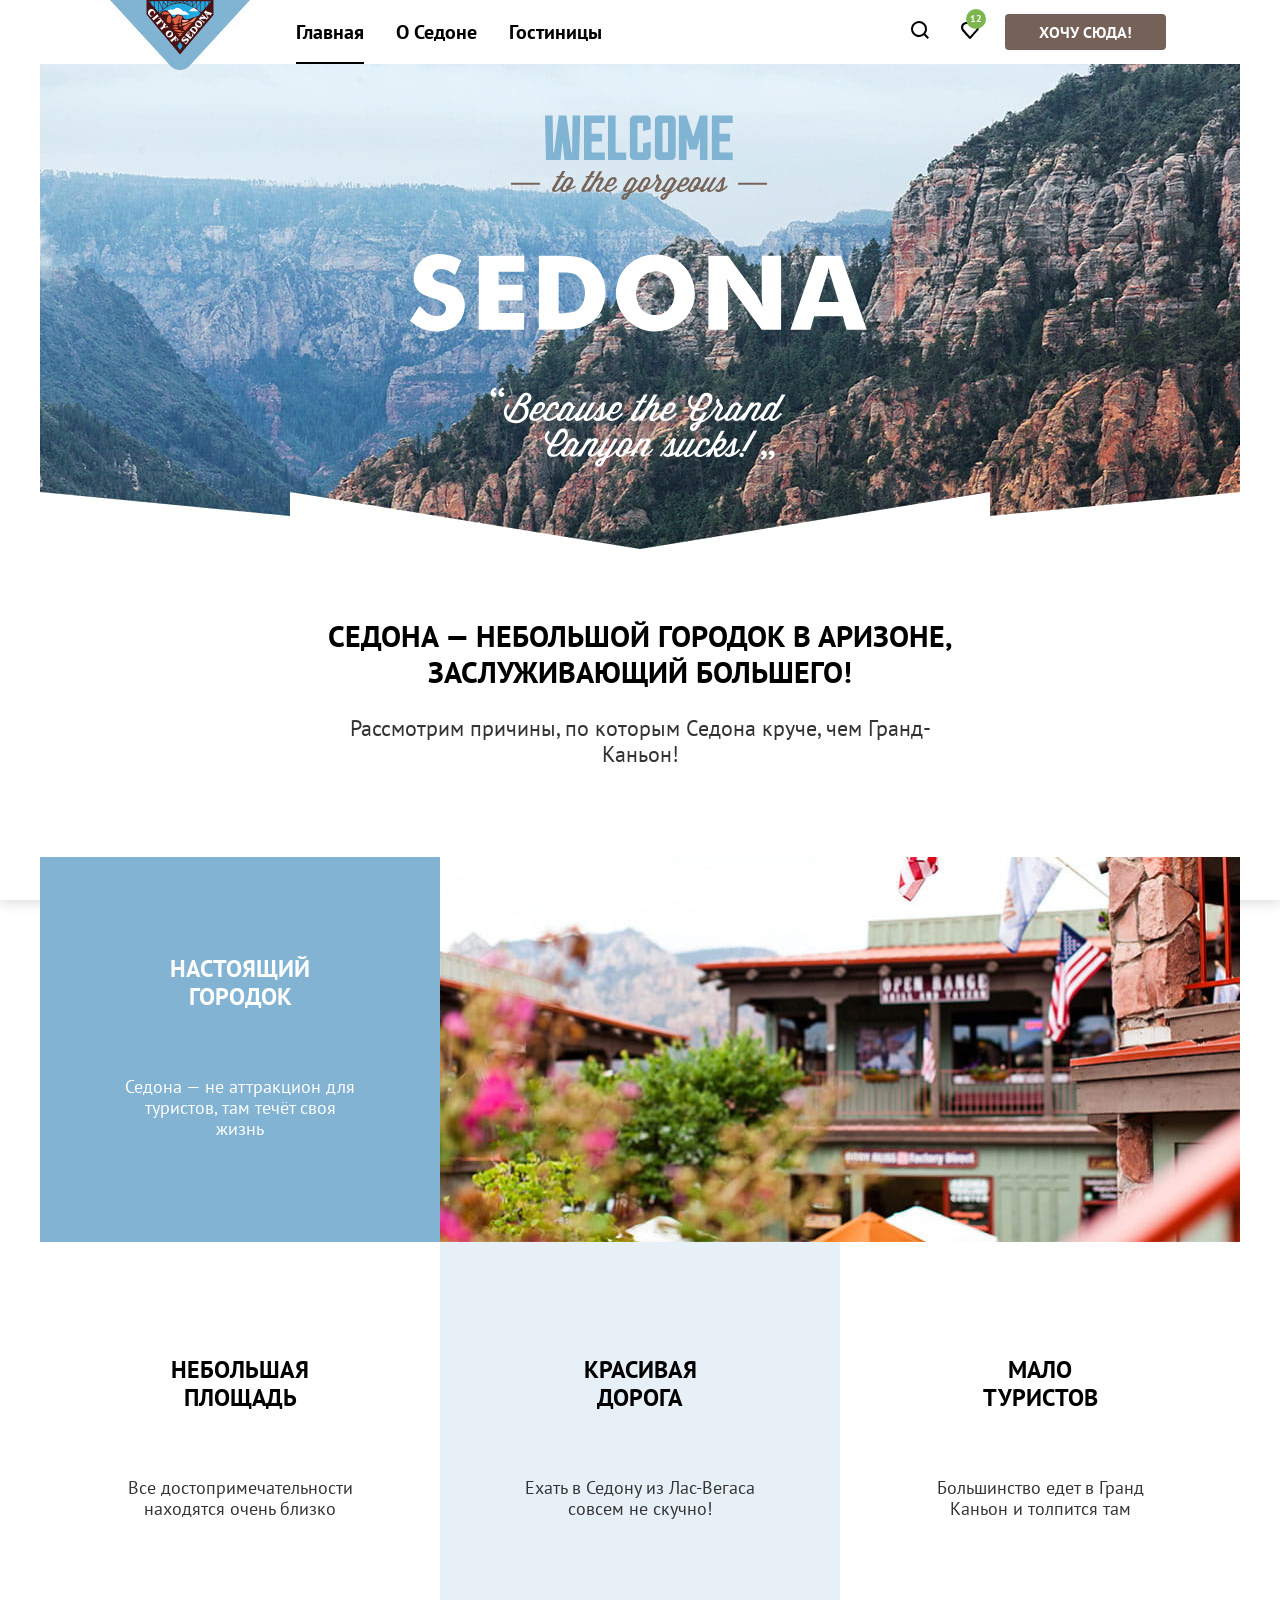
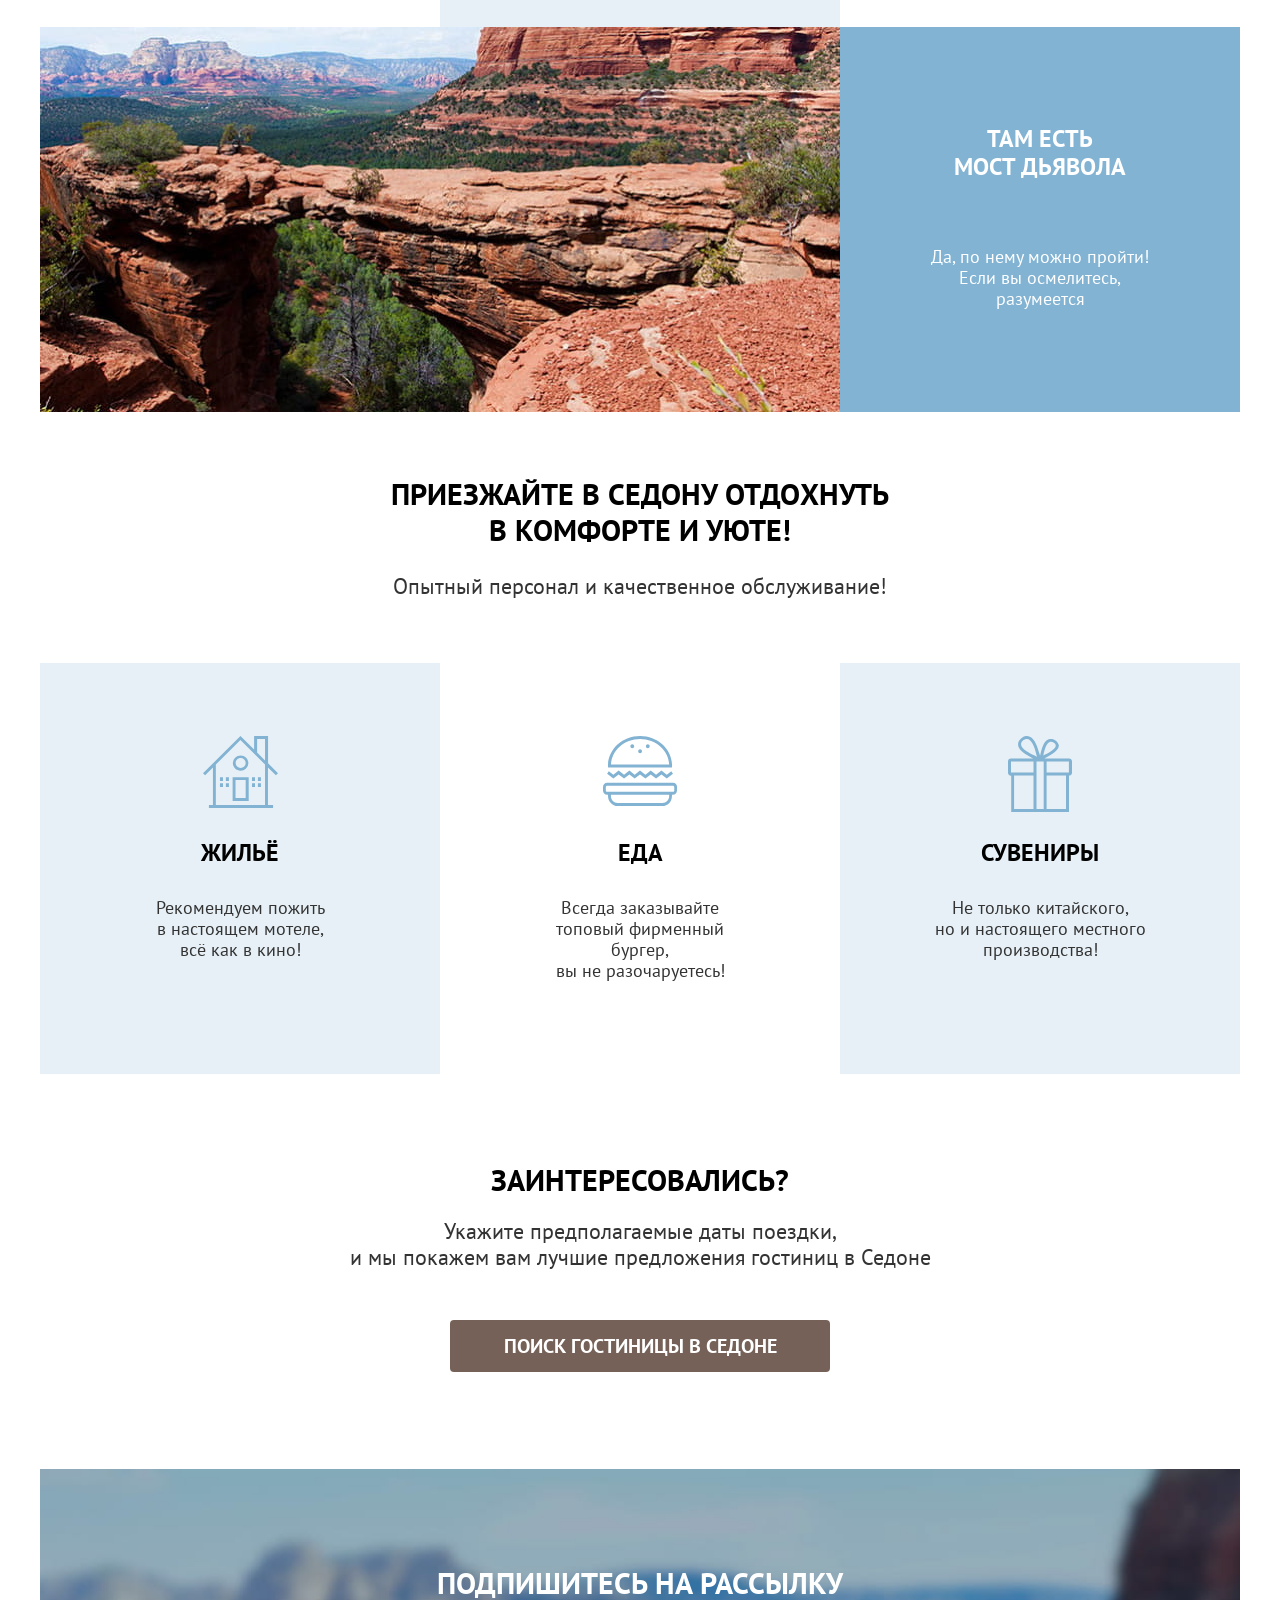
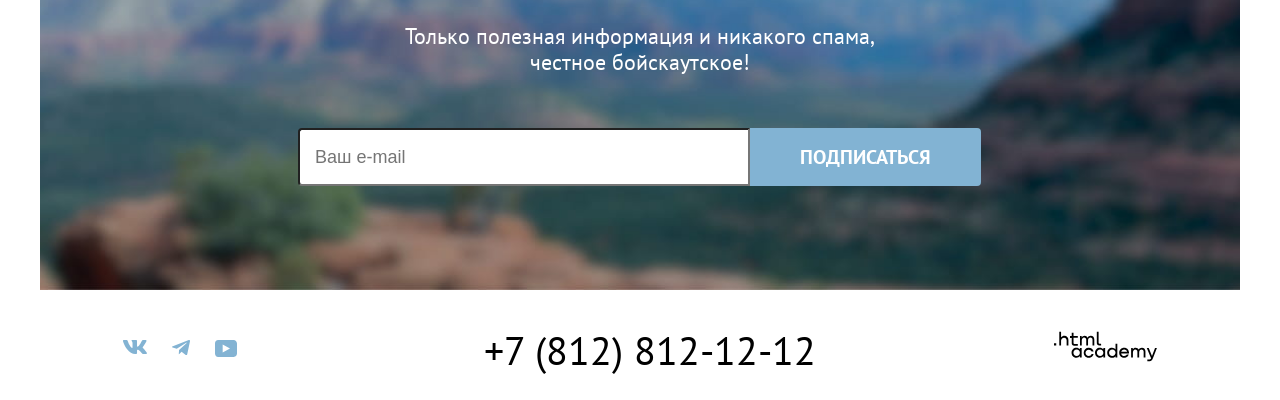
<file: index.html>
<!DOCTYPE html>
<html lang="ru">

<head>
  <meta charset="utf-8">
  <title>Седона</title>
  <link rel="stylesheet" href="styles/styles.css">
  <link rel="icon" href="favicon.ico" sizes="32x32">
</head>

<body>
  <div class="container">
    <header class="page-header">
      <a class="logo-link" href="index.html" aria-current="page">
        <img class="logo" src="images/logo.svg" width="140" height="70" alt="Логотип Седоны">
      </a>
      <nav class="navigation">
        <ul class="navigation-list navigation-menu">
          <li class="navigation-item">
            <a class="navigation-link navigation-link-current" href="index.html" aria-current="page">Главная</a>
          </li>
          <li class="navigation-item">
            <a class="navigation-link" href="#">О Седоне</a>
          </li>
          <li class="navigation-item">
            <a class="navigation-link" href="catalog.html">Гостиницы</a>
          </li>
        </ul>
      </nav>
      <ul class="navigation-list navigation-user">
        <li class="navigation-item">
          <a class="navigation-link" href="#">
            <span class="visually-hidden">
              Поиск
            </span>
            <svg class="search" xmlns="http://www.w3.org/2000/svg" width="18" height="18" viewBox="0 0 18 18" focusable="false">
              <path fill="#000"
                d="m18 16.5-3.7-3.67c1-1.3 1.7-2.98 1.7-4.87A8 8 0 0 0 8 0C3.6 0 0 3.68 0 8.06a8 8 0 0 0 12.9 6.26L16.6 18zM8 14.03a6 6 0 0 1-6-5.96 6 6 0 0 1 12 0 6 6 0 0 1-6 5.96" />
            </svg>
          </a>
        </li>
        <li class="navigation-item">
          <a class="navigation-link" href="#">
            <span class="visually-hidden">
              Отелей в избранном:
            </span>
            <svg class="like" xmlns="http://www.w3.org/2000/svg" width="18" height="17" viewBox="0 0 18 17" focusable="false">
              <path fill="#000"
                d="M8.9 17c-.3 0-.6-.1-.8-.4-5.4-6.1-6.7-7.5-7-7.9C.4 7.8 0 6.6 0 5.4 0 2.4 2.4 0 5.5 0 6.8 0 8 .5 9 1.3 10 .5 11.3 0 12.5 0c3 0 5.5 2.4 5.5 5.4 0 1.3-.5 2.5-1.3 3.4l-7 7.9c-.2.2-.4.3-.8.3m-6-9.5c.3.4 3.5 4 6.1 6.9l6.2-7c.5-.5.7-1.2.7-2 0-1.8-1.5-3.3-3.3-3.3-1 0-2 .5-2.7 1.3-.3.3-.6.4-.9.4s-.6-.2-.8-.4c-.7-.8-1.7-1.3-2.7-1.3-1.8 0-3.3 1.5-3.3 3.3-.1.9.3 1.6.7 2.1q-.15 0 0 0" />
            </svg>
            <span class="count">12</span>
          </a>
        </li>
        <li class="navigation-item">
          <a class="button button-want button-main" href="#"> Хочу сюда!</a>
        </li>
      </ul>
    </header>
    <main class="main-container page-main">
      <section class="hero">
        <h1 class="visually-hidden">Сайт города Седоны</h1>
        <img class="hero-image" src="images/welcome.svg" width="458" height="352"
          alt="Welcome to the gorgeous Sedona, because the Grand Canyon sucks!">
      </section>
      <section class="advantages">
        <h2 class="visually-hidden">Преимущества Седоны</h2>
        <div class="promo-block">
          <p class="promo-header">Седона — небольшой городок в Аризоне, заслуживающий большего!</p>
          <p class="promo-text">Рассмотрим причины, по которым Седона круче, чем Гранд-Каньон!</p>
        </div>
        <ul class="advantages-list">
          <li class="advantages-item-wide">
            <div class="advantages-item">
              <h3 class="advantages-title">Настоящий городок</h3>
              <p class="advantages-paragraph">Седона — не аттракцион для туристов, там течёт своя жизнь</p>
            </div>
            <div class="advantages-image-wrapper">
              <img class="adventages-image" src="images/photo-1.jpg" width="800" height="385" alt="Улица Седоны">
            </div>
          </li>
          <li class="advantages-item">
            <h3 class="advantages-title advantages-title-bottom">Небольшая площадь</h3>
            <p class="advantages-paragraph">Все достопримечательности находятся очень близко</p>
          </li>
          <li class="advantages-item secondary-color-light">
            <h3 class="advantages-title advantages-title-bottom"> Красивая<br> дорога</h3>
            <p class="advantages-paragraph">Ехать в Седону из Лас-Вегаса совсем не скучно!</p>
          </li>
          <li class="advantages-item">
            <h3 class="advantages-title advantages-title-bottom">Мало<br> туристов</h3>
            <p class="advantages-paragraph">Большинство едет в Гранд Каньон и толпится там</p>
          </li>
          <li class="advantages-item-wide">
            <div class="advantages-image-wrapper">
              <img class="adventages-image" src="images/photo-2.jpg" width="800" height="385"
                alt="Изображение моста дьявола">
            </div>
            <div class="advantages-item">
              <h3 class="advantages-title">Там есть<br> мост дьявола</h3>
              <p class="advantages-paragraph">Да, по нему можно пройти! Если вы осмелитесь, разумеется</p>
            </div>
          </li>
        </ul>
        <div class="welcome">
          <p class="promo-header">Приезжайте в Седону отдохнуть в комфорте и уюте!</p>
          <p class="promo-text">Опытный персонал и качественное обслуживание!</p>
        </div>
      </section>
      <section class="services">
        <h2 class="visually-hidden">Список сервисов</h2>
        <ul class="services-list">
          <li class="services-item secondary-color-light services-housing">
            <h3 class="services-title">Жильё</h3>
            <p class="services-paragraph">Рекомендуем пожить<br> в настоящем мотеле,<br> всё как в кино!</p>
          </li>
          <li class="services-item services-food">
            <h3 class="services-title">Еда</h3>
            <p class="services-paragraph">Всегда заказывайте<br> топовый фирменный бургер,<br> вы не разочаруетесь!</p>
          </li>
          <li class="services-item secondary-color-light services-souvenirs">
            <h3 class="services-title">Сувениры</h3>
            <p class="services-paragraph">Не только китайского,<br> но и настоящего местного<br> производства!</p>
          </li>
        </ul>
      </section>
      <section class="interested">
        <h2 class="interested-title">Заинтересовались?</h2>
        <p class="interested-paragraph">Укажите предполагаемые даты поездки,<br> и мы покажем вам лучшие предложения гостиниц в Седоне</p>
        <button class="button button-main search-button" type="button">Поиск гостиницы в Седоне</button>
      </section>
      <section class="subscribe subscribe-index">
        <h2 class="subscribe-title">Подпишитесь на рассылку</h2>
        <p class="subscribe-paragraph">Только полезная информация и никакого спама,<br> честное бойскаутское!</p>
        <form class="newsletter-form" action="https://echo.htmlacademy.ru/" method="post">
          <label for="email"></label>
          <input class="field-input email" placeholder="Ваш e-mail" type="email" name="email" id="email" required>
          <button class="button button-secondary button-subscribe" type="submit">Подписаться</button>
        </form>
      </section>
    </main>
    <footer class="page-footer">
      <ul class="social-list">
        <li class="social-item">
          <a class="social-link social-vk" href="#">
            <span class="visually-hidden">ВКонтакте</span>
            <svg class="social-image" xmlns="http://www.w3.org/2000/svg" width="24" height="14" viewBox="0 0 24 14" focusable="false" fill="none">
              <path fill="#83b3d3" fill-rule="evenodd"
                d="M23.45.95c.17-.55 0-.95-.8-.95h-2.62c-.67 0-.98.35-1.14.73 0 0-1.34 3.2-3.23 5.27-.61.6-.89.8-1.22.8-.17 0-.42-.2-.42-.74V.95c0-.66-.18-.95-.74-.95H9.15c-.42 0-.67.3-.67.6 0 .61.95.76 1.05 2.5v3.8c0 .84-.16.99-.5.99-.88 0-3.05-3.21-4.33-6.89-.25-.71-.5-1-1.17-1H.9C.15 0 0 .35 0 .73c0 .68.89 4.07 4.14 8.55C6.32 12.34 9.38 14 12.16 14c1.67 0 1.88-.37 1.88-1v-2.32c0-.73.16-.88.69-.88.38 0 1.05.2 2.61 1.67C19.11 13.22 19.4 14 20.41 14h2.62c.75 0 1.13-.37.91-1.1-.24-.72-1.09-1.77-2.21-3.02-.62-.7-1.53-1.47-1.81-1.86-.4-.49-.28-.7 0-1.14 0 0 3.2-4.43 3.53-5.93"
                clip-rule="evenodd" />
            </svg>
          </a>
        </li>
        <li class="social-item">
          <a class="social-link social-telegram" href="#">
            <svg class="social-image" xmlns="http://www.w3.org/2000/svg" width="18" height="16" viewBox="0 0 18 16" focusable="false" fill="none">
              <path fill="#83b3d3" d="M16.79.1.84 6.25c-1.09.43-1.08 1.04-.2 1.31l4.1 1.28 9.47-5.98c.44-.27.85-.12.52.18L7.05 9.96l-.28 4.22c.41 0 .6-.19.83-.41l1.99-1.93 4.13 3.05c.77.42 1.31.2 1.5-.7l2.72-12.8c.28-1.12-.43-1.62-1.16-1.3"/></svg>
            <span class="visually-hidden">Телеграм</span>
          </a>
        </li>
        <li class="social-item">
          <a class="social-link social-youtube" href="#">
            <span class="visually-hidden">Ютуб</span>
            <svg class="social-image" xmlns="http://www.w3.org/2000/svg" width="22" height="17" viewBox="0 0 22 17" focusable="false" fill="none">
              <path fill="#83b3d3" d="M18.6 0H3.18C1.31 0 0 1.6 0 3.4v10.1C0 15.4 1.31 17 3.17 17h15.66c1.64 0 3.17-1.6 3.17-3.4V3.4C21.78 1.6 20.47 0 18.6 0M7.67 12.54V4.46L15 8.5z"/></svg>
          </a>
        </li>
      </ul>
      <a class="contacts-phone" href="tel:+78128121212">+7 (812) 812-12-12</a>
      <a class="developer-link" href="https://htmlacademy.ru/intensive/htmlcss">
        <span class="visually-hidden">Сделано в html.academy</span>
        <svg class="developer-image" xmlns="http://www.w3.org/2000/svg" width="115" height="33" viewBox="0 0 115 33"
          focusable="false" fill="none">
          <path fill="#000"
            d="M0 12.9v2.6h2.5v-2.6zM11.6 4.5c-1.6 0-2.8.7-3.6 1.7h-.1V0h-2v15.5h2v-5.3c0-2.1 1.3-3.6 3.3-3.6 1.8 0 2.9 1.4 2.9 3.2v5.7h2V9.4c.1-3-1.8-4.9-4.5-4.9M26.6 4.8h-4.8V1.1h-2v3.8h-1.9v2h1.9v6c0 1.7 1 2.7 2.7 2.7h4.1v-2h-3.7c-.7 0-1.1-.4-1.1-1.1V6.8h4.8zM41.1 4.6c-1.6 0-2.9.8-3.5 2.1h-.1c-.6-1.2-1.8-2.1-3.4-2.1-1.4 0-2.5.8-3.1 1.8h-.1V4.8H29v10.6h2V10c0-2 1-3.5 2.6-3.5 1.5 0 2.4 1 2.4 2.6v6.3h2V9.8c0-2.4 1.4-3.3 2.6-3.3 1.5 0 2.4 1 2.4 2.6v6.3h2V8.9c.1-2.5-1.4-4.3-3.9-4.3M47.8 12.7c0 1.7 1 2.7 2.8 2.7h2v-2h-1.7c-.7 0-1.1-.4-1.1-1.1V0h-2zM28.9 19.7c-.9-1.1-2.2-1.8-3.9-1.8-3.1 0-5.4 2.3-5.4 5.6s2.3 5.6 5.4 5.6c1.8 0 3-.8 3.8-1.9h.1v1.6h2V18.2h-2zm-3.6 7.4c-2.2 0-3.6-1.6-3.6-3.6s1.4-3.6 3.6-3.6 3.6 1.6 3.6 3.6c0 1.9-1.4 3.6-3.6 3.6M44.2 22c-.5-2.4-2.6-4.1-5.4-4.1a5.4 5.4 0 0 0-5.6 5.6c0 3.1 2.2 5.6 5.6 5.6 2.8 0 4.9-1.8 5.4-4.2h-2.1a3.4 3.4 0 0 1-3.3 2.3c-2.2 0-3.6-1.6-3.6-3.6s1.4-3.6 3.6-3.6c1.6 0 2.8 1 3.3 2.2h2.1zM55.1 19.7c-.9-1.1-2.2-1.8-3.9-1.8-3.1 0-5.4 2.3-5.4 5.6s2.3 5.6 5.4 5.6c1.8 0 3-.8 3.8-1.9h.1v1.6h2V18.2h-2zm-3.6 7.4c-2.2 0-3.6-1.6-3.6-3.6s1.4-3.6 3.6-3.6 3.6 1.6 3.6 3.6c0 1.9-1.5 3.6-3.6 3.6M68.7 19.8c-.9-1.1-2.2-1.9-3.9-1.9-3.1 0-5.4 2.3-5.4 5.6s2.2 5.6 5.4 5.6c1.7 0 3-.8 3.8-1.8h.1v1.5h2V13.4h-2zm-3.6 7.3c-2.2 0-3.6-1.6-3.6-3.6s1.4-3.6 3.6-3.6 3.6 1.6 3.6 3.6c-.1 2-1.5 3.6-3.6 3.6M78.3 17.9c-3.3 0-5.5 2.5-5.5 5.6 0 3 2.1 5.6 5.5 5.6 2.5 0 4.5-1.3 5.2-3.6h-2.1c-.5 1-1.6 1.6-3 1.6-1.9 0-3.3-1.3-3.4-2.9h8.8c.2-3.6-2-6.3-5.5-6.3m0 1.9c1.7 0 3 1 3.3 2.6h-6.5c.3-1.5 1.5-2.6 3.2-2.6M98.2 17.9c-1.6 0-2.9.8-3.6 2h-.1c-.6-1.2-1.8-2-3.4-2-1.4 0-2.5.7-3.1 1.8v-1.5h-1.9v10.6h2v-5.4c0-2 1-3.4 2.6-3.5 1.5 0 2.4 1 2.4 2.6v6.3h2v-5.6c0-2.4 1.4-3.3 2.6-3.3 1.5 0 2.4 1 2.4 2.6v6.3h2v-6.5c.1-2.6-1.4-4.4-3.9-4.4M109.4 27l-3.6-8.9h-2.2l4.8 11.6c-.3.9-.7 1.2-1.7 1.2h-2.5v2h2.5c1.8 0 2.8-.8 3.5-2.6l4.7-12.2h-2.1z" />
        </svg>
      </a>
    </footer>
  </div>
  <section class="modal">
    <div class="modal-container">
      <h2 class="modal-title">Поиск гостиницы в Седоне</h2>
      <button class="modal-close" type="button">
        <span class="visually-hidden">Закрыть окно</span>
      </button>
      <form class="modal-content search-form" action="https://echo.htmlacademy.ru/" method="post">
        <div class="search-form-date field field-search">
          <label class="field-title" for="date-in">Дата заезда:</label>
          <input class="field-input" type="text" name="date-in" id="date-in" placeholder="Укажите дату"
            value="27 апреля 2020">
          <span class="field-message field-message-error">Мы не можем отправить вас в прошлое.</span>
        </div>
        <div class="search-form-date field field-search">
          <label class="field-title" for="date-out">Дата заезда:</label>
          <input class="field-input" type="text" name="date-out" id="date-out" placeholder="Укажите дату"
            value="1 сентября 2021">
          <span class="field-message">На эти даты есть свободные номера. Пока есть.</span>
        </div>
        <div class="search-form-amount field field-search">
          <label class="field-title" for="adults">Взрослые:</label>
          <div class="field-number number">
            <button class="number-button number-button-minus" type="button">
              <span class="visually-hidden">Уменьшить количество</span>
            </button>
            <input class="number-input field-input" type="number" name="adults-amount" id="adults" placeholder="0"
              value="2" min="1" step="1">
            <button class="number-button number-button-plus" type="button">
              <span class="visually-hidden">Увеличить количество</span>
            </button>
          </div>
        </div>
        <div class="search-form-amount field field-search">
          <span class="field-title field-title-info">
            <label for="children">Дети:</label>
            <span class="field-info" id="children-info">
              <span class="field-info-text">
                Укажите количество детей, которые будут с вами, возраст которых от 6 до 18 лет. Дети до 6 лет размещаются
                бесплатно.
              </span>
            </span>
          </span>
          <div class="field-number number">
            <button class="number-button number-button-minus" type="button">
              <span class="visually-hidden">Уменьшить количество</span>
            </button>
            <input class="number-input field-input" type="number" name="children-amount" id="children"
              aria-describedby="children-info" placeholder="0" value="1" min="0" step="1">
            <button class="number-button number-button-plus" type="button">
              <span class="visually-hidden">Увеличить количество</span>
            </button>
          </div>
        </div>
        <button class="search-form-button button type="submit">Найти</button>
      </form>
    </div>
  </section>
</body>

</html>
</file>
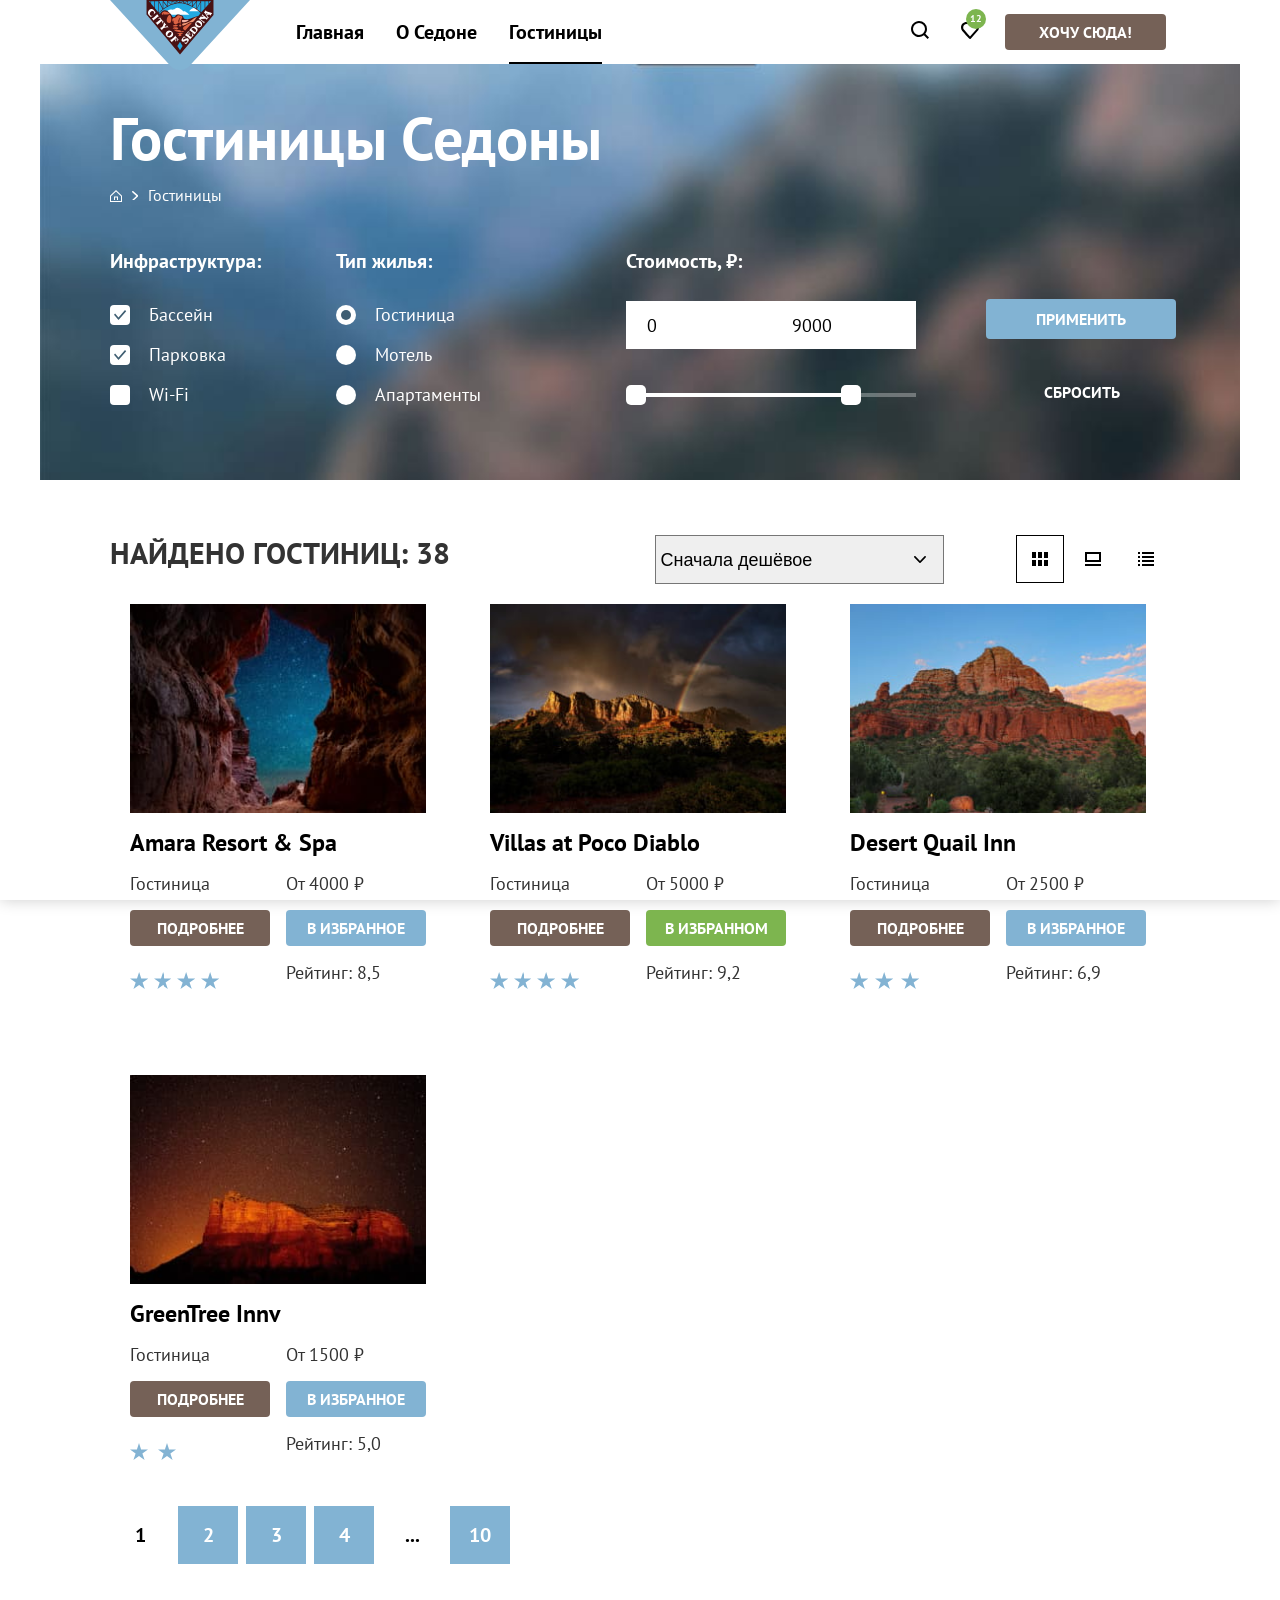
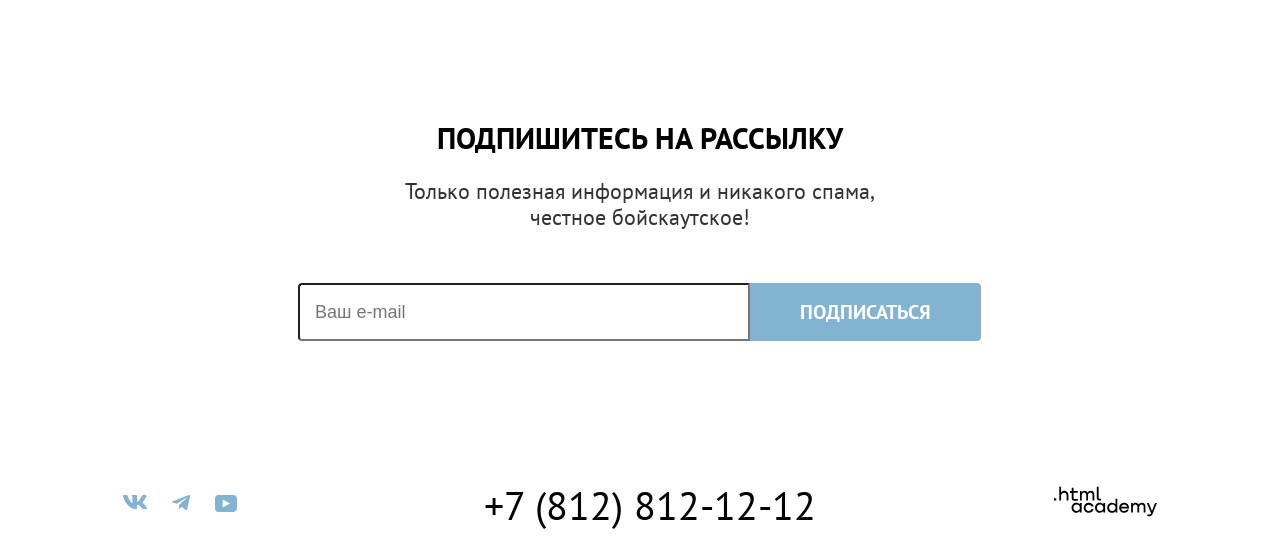
<file: catalog.html>
<!DOCTYPE html>
<html lang="ru">

  <head>
    <meta charset="utf-8">
    <title>Гостиницы Седоны</title>
    <link rel="stylesheet" href="styles/styles.css">
    <link rel="icon" href="favicon.ico" sizes="32x32">
  </head>

  <body>
    <div class="container">
      <header class="page-header">
        <a class="logo-link" href="index.html">
          <img class="logo" src="images/logo.svg" width="140" height="70" alt="Логотип Седоны">
        </a>
        <nav class="navigation">

          <ul class="navigation-list navigation-menu">
            <li class="navigation-item">
              <a class="navigation-link" href="index.html" aria-current="page">Главная</a>
            </li>
            <li class="navigation-item">
              <a class="navigation-link" href="#">О Седоне</a>
            </li>
            <li class="navigation-item">
              <a class="navigation-link navigation-link-current" href="catalog.html" aria-current="page">Гостиницы</a>
            </li>
          </ul>
        </nav>
        <ul class="navigation-list navigation-user">
          <li class="navigation-item">
            <a class="navigation-link" href="#">
              <span class="visually-hidden">
                Поиск
              </span>
              <svg class="search" xmlns="http://www.w3.org/2000/svg" width="18" height="18" viewBox="0 0 18 18" focusable="false">
                <path fill="#000"
                  d="m18 16.5-3.7-3.67c1-1.3 1.7-2.98 1.7-4.87A8 8 0 0 0 8 0C3.6 0 0 3.68 0 8.06a8 8 0 0 0 12.9 6.26L16.6 18zM8 14.03a6 6 0 0 1-6-5.96 6 6 0 0 1 12 0 6 6 0 0 1-6 5.96" />
              </svg>
            </a>
          </li>
          <li class="navigation-item">
            <a class="navigation-link" href="#">
              <span class="visually-hidden">
                Отелей в избранном:
              </span>
              <svg class="like" xmlns="http://www.w3.org/2000/svg" width="18" height="17" viewBox="0 0 18 17" focusable="false">
                <path fill="#000"
                  d="M8.9 17c-.3 0-.6-.1-.8-.4-5.4-6.1-6.7-7.5-7-7.9C.4 7.8 0 6.6 0 5.4 0 2.4 2.4 0 5.5 0 6.8 0 8 .5 9 1.3 10 .5 11.3 0 12.5 0c3 0 5.5 2.4 5.5 5.4 0 1.3-.5 2.5-1.3 3.4l-7 7.9c-.2.2-.4.3-.8.3m-6-9.5c.3.4 3.5 4 6.1 6.9l6.2-7c.5-.5.7-1.2.7-2 0-1.8-1.5-3.3-3.3-3.3-1 0-2 .5-2.7 1.3-.3.3-.6.4-.9.4s-.6-.2-.8-.4c-.7-.8-1.7-1.3-2.7-1.3-1.8 0-3.3 1.5-3.3 3.3-.1.9.3 1.6.7 2.1q-.15 0 0 0" />
              </svg>
              <span class="count">12</span>
            </a>
          </li>
          <li class="navigation-item">
            <a class="button button-want button-main" href="#"> Хочу сюда!</a>
          </li>
        </ul>
      </header>
      <main class="main-container page-main">
        <section class="inner">
          <h1 class="inner-title">Гостиницы Седоны</h1>
          <ul class="breadcrumbs">
            <li class="breadcrumbs-item">
              <a class="breadcrumbs-link breadcrumbs-link-home" href="index.html">
                <span class="visually-hidden">Главная страница</span>
              </a>
            </li>
            <li class="breadcrumbs-item">
              <a class="breadcrumbs-link">Гостиницы</a>
            </li>
          </ul>
          <div class="catalog-hotels">
            <h2 class="visually-hidden">Список гостиниц с фильтрами</h2>
            <form class="catalog-filter" action="https://echo.htmlacademy.ru/" method="get">
              <fieldset class="catalog-filter-group">
                <legend class="catalog-filter-title">Инфраструктура:</legend>
                <ul class="catalog-filter-list">
                  <li class="catalog-filter-item">
                    <label class="control">
                      <input class="control-input" type="checkbox" name="pool" checked>
                      <span class="control-lead">Бассейн</span>
                    </label>
                  </li>
                  <li class="catalog-filter-item">
                    <label class="control">
                      <input class="control-input" type="checkbox" name="parking" checked>
                      <span class="control-lead">Парковка</span>
                    </label>
                  </li>
                  <li class="catalog-filter-item">
                    <label class="control">
                      <input class="control-input" type="checkbox" name="wi-fi">
                      <span class="control-lead">Wi-Fi</span>
                    </label>
                  </li>
                </ul>
              </fieldset>
              <fieldset class="catalog-filter-group catalog-filter-type">
                <legend class="catalog-filter-title">Тип жилья:</legend>
                <ul class="catalog-filter-list">
                  <li class="catalog-filter-item">
                    <label class="control">
                      <input class="control-input" type="radio" name="hotel-group" value="hotel" checked>
                      <span class="control-lead">Гостиница</span>
                    </label>
                  </li>
                  <li class="catalog-filter-item">
                    <label class="control">
                      <input class="control-input" type="radio" name="hotel-group" value="motel">
                      <span class="control-lead">Мотель</span>
                    </label>
                  </li>
                  <li class="catalog-filter-item">
                    <label class="control">
                      <input class="control-input" type="radio" name="hotel-group" value="apartaments">
                      <span class="control-lead">Апартаменты</span>
                    </label>
                  </li>
                </ul>
              </fieldset>
              <fieldset class="catalog-filter-group catalog-filter-price">
                <legend class="catalog-filter-title">Стоимость, ₽:</legend>
                <div class="range">
                  <div class="range-fields">
                    <label class="range-fields">
                      <span class="range-title">от</span>
                      <input class="range-input" type="number" name="price-from" id="price-from" value="0" min="0"
                        max="10000" step="100" placeholder="0">
                    </label>
                    <label class="range-fields">
                      <span class="range-title">до</span>
                      <input class="range-input" type="number" name="price-to" id="price-to" value="9000" min="0"
                        max="10000" step="100" placeholder="9000">
                    </label>
                  </div>
                  <div class="range-slider slider">
                    <div class="slider-bar" style="margin-right: 55px;">
                      <button class="slider-thumb" type="button">
                        <span class="visually-hidden">Ручка минимальной цены</span>
                      </button>
                      <button class="slider-thumb" type="button">
                        <span class="visually-hidden">Ручка максимальной цены</span>
                      </button>
                    </div>
                  </div>
                </div>
              </fieldset>
              <div class="catalog-filter-button">
                <button class="button button-secondary button-apply" type="submit">Применить</button>
                <button class="button button-reset" type="reset">Сбросить</button>
              </div>
            </form>
          </div>
        </section>
        <section class="hotels">
          <div class="hotels-sort">
            <h2 class="hotels-title">Найдено гостиниц: 38</h2>
            <div class="select">
              <select class="select-control" aria-label="Сортировка">
                <option value="cheap">Сначала дешёвое</option>
                <option value="popular">Сначала популярное</option>
                <option value="expensive">Сначала дорогое</option>
              </select>
            </div>
            <ul class="sorts-list">
              <li class="sort-item ">
                <a class="sort-link sort-current sort-cards" href="catalog.html?view=tile">
                  <span class="visually-hidden">Показать карточки</span>
                </a>
              </li>
              <li class="sort-item">
                <a class="sort-link sort-cards-with-description" href="catalog.html?view=card">
                  <span class="visually-hidden">Показать карточки с описанием</span>
                </a>
              </li>
              <li class="sort-item">
                <a class="sort-link sort-cards-list" href="catalog.html?view=list">
                  <span class="visually-hidden">Показать список</span>
                </a>
              </li>
            </ul>
          </div>
          <ul class="hotels-list">
            <li class="hotels-card">
              <a class="hotels-card-link" href="#">
                <img class="hotels-card-image" src="images/hotels/hotel-1.jpg" width="300" height="212"
                  alt="Вид через ущелье на ночное небо">
                <h3 class="hotels-card-title">Amara Resort & Spa</h3>
              </a>
              <span class="hotels-type">Гостиница</span>
              <b class="hotels-card-price">От 4000 ₽</b>
              <a class="button button-main" href="#">Подробнее</a>
              <button class="button button-secondary" type="button">В избранное</button>
              <p class="star star-four">
                <span class="visually-hidden">4 звезды</span>
              </p>
              <span class="hotels-rating">Рейтинг: 8,5</span>
            </li>
            <li class="hotels-card">
              <a class="hotels-card-link" href="#">
                <img class="hotels-card-image" src="images/hotels/hotel-2.jpg" width="300" height="212"
                  alt="Красивый закат из окна гостиницы">
                <h3 class="hotels-card-title">Villas at Poco Diablo</h3>
              </a>
              <span class="hotels-type">Гостиница</span>
              <b class="hotels-card-price">От 5000 ₽</b>
              <a class="button button-main" href="#">Подробнее</a>
              <button class="button button-favorities" type="button">В избранном</button>
              <p class="star star-four">
                <span class="visually-hidden">4 звезды</span>
              </p>
              <span class="hotels-rating">Рейтинг: 9,2</span>
            </li>
            <li class="hotels-card">
              <a class="hotels-card-link" href="#">
                <img class="hotels-card-image" src="images/hotels/hotel-3.jpg" width="300" height="212"
                  alt="Красивый вид на горную верщину с растениями на переднем плане">
                <h3 class="hotels-card-title">Desert Quail Inn</h3>
              </a>
              <span class="hotels-type">Гостиница</span>
              <b class="hotels-card-price">От 2500 ₽</b>
              <a class="button button-main" href="#">Подробнее</a>
              <button class="button button-secondary" type="button">В избранное</button>
              <p class="star star-three">
                <span class="visually-hidden">3 звезды</span>
              </p>
              <span class="hotels-rating">Рейтинг: 6,9</span>
            </li>
            <li class="hotels-card">
              <a class="hotels-card-link" href="#">
                <img class="hotels-card-image" src="images/hotels/hotel-4.jpg" width="300" height="212"
                  alt="GreenTree Inn">
                <h3 class="hotels-card-title">GreenTree Innv</h3>
              </a>
              <span class="hotels-type">Гостиница</span>
              <b class="hotels-card-price">От 1500 ₽</b>
              <a class="button button-main" href="#">Подробнее</a>
              <button class="button button-secondary" type="button">В избранное</button>
              <p class="star star-two">
                <span class="visually-hidden">2 звезды</span>
              </p>
              <span class="hotels-rating">Рейтинг: 5,0</span>
            </li>
          </ul>
          <ul class="pagination">
            <li class="pagination-item">
              <a class="pagination-link pagination-current" aria-current="page">1</a>
            </li>
            <li class="pagination-item">
              <a class="pagination-link" href="#">2</a>
            </li>
            <li class="pagination-item">
              <a class="pagination-link" href="#">3</a>
            </li>
            <li class="pagination-item">
              <a class="pagination-link" href="#">4</a>
            </li>
            <li class="pagination-item">
              <a class="pagination-link pagination-current">...</a>
            </li>
            <li class="pagination-item">
              <a class="pagination-link" href="#">10</a>
            </li>
          </ul>
        </section>
        <section class="subscribe">
          <h2 class="subscribe-title">Подпишитесь на рассылку</h2>
          <p class="subscribe-paragraph">Только полезная информация и никакого спама,<br> честное бойскаутское!</p>
          <form class="newsletter-form" action="https://echo.htmlacademy.ru/" method="post">
            <label for="email"></label>
            <input class="field-input email" placeholder="Ваш e-mail" type="email" name="email" id="email" required>
            <button class="button button-secondary button-subscribe" type="submit">Подписаться</button>
          </form>
        </section>
      </main>
      <footer class="page-footer">
        <ul class="social-list">
          <li class="social-item">
            <a class="social-link social-vk" href="#">
              <span class="visually-hidden">ВКонтакте</span>
              <svg class="social-image" xmlns="http://www.w3.org/2000/svg" width="24" height="14" viewBox="0 0 24 14"
                focusable="false" fill="none">
                <path fill="#83b3d3" fill-rule="evenodd"
                  d="M23.45.95c.17-.55 0-.95-.8-.95h-2.62c-.67 0-.98.35-1.14.73 0 0-1.34 3.2-3.23 5.27-.61.6-.89.8-1.22.8-.17 0-.42-.2-.42-.74V.95c0-.66-.18-.95-.74-.95H9.15c-.42 0-.67.3-.67.6 0 .61.95.76 1.05 2.5v3.8c0 .84-.16.99-.5.99-.88 0-3.05-3.21-4.33-6.89-.25-.71-.5-1-1.17-1H.9C.15 0 0 .35 0 .73c0 .68.89 4.07 4.14 8.55C6.32 12.34 9.38 14 12.16 14c1.67 0 1.88-.37 1.88-1v-2.32c0-.73.16-.88.69-.88.38 0 1.05.2 2.61 1.67C19.11 13.22 19.4 14 20.41 14h2.62c.75 0 1.13-.37.91-1.1-.24-.72-1.09-1.77-2.21-3.02-.62-.7-1.53-1.47-1.81-1.86-.4-.49-.28-.7 0-1.14 0 0 3.2-4.43 3.53-5.93"
                  clip-rule="evenodd" />
              </svg>
            </a>
          </li>
          <li class="social-item">
            <a class="social-link social-telegram" href="#">
              <svg class="social-image" xmlns="http://www.w3.org/2000/svg" width="18" height="16" viewBox="0 0 18 16"
                focusable="false" fill="none">
                <path fill="#83b3d3"
                  d="M16.79.1.84 6.25c-1.09.43-1.08 1.04-.2 1.31l4.1 1.28 9.47-5.98c.44-.27.85-.12.52.18L7.05 9.96l-.28 4.22c.41 0 .6-.19.83-.41l1.99-1.93 4.13 3.05c.77.42 1.31.2 1.5-.7l2.72-12.8c.28-1.12-.43-1.62-1.16-1.3" />
              </svg>
              <span class="visually-hidden">Телеграм</span>
            </a>
          </li>
          <li class="social-item">
            <a class="social-link social-youtube" href="#">
              <span class="visually-hidden">Ютуб</span>
              <svg class="social-image" xmlns="http://www.w3.org/2000/svg" width="22" height="17" viewBox="0 0 22 17"
                focusable="false" fill="none">
                <path fill="#83b3d3"
                  d="M18.6 0H3.18C1.31 0 0 1.6 0 3.4v10.1C0 15.4 1.31 17 3.17 17h15.66c1.64 0 3.17-1.6 3.17-3.4V3.4C21.78 1.6 20.47 0 18.6 0M7.67 12.54V4.46L15 8.5z" />
              </svg>
            </a>
          </li>
        </ul>
        <a class="contacts-phone" href="tel:+78128121212">+7 (812) 812-12-12</a>
        <a class="developer-link" href="https://htmlacademy.ru/intensive/htmlcss">
          <span class="visually-hidden">Сделано в html.academy</span>
          <svg class="developer-image" xmlns="http://www.w3.org/2000/svg" width="115" height="33" viewBox="0 0 115 33"
            focusable="false" fill="none">
            <path fill="#000"
              d="M0 12.9v2.6h2.5v-2.6zM11.6 4.5c-1.6 0-2.8.7-3.6 1.7h-.1V0h-2v15.5h2v-5.3c0-2.1 1.3-3.6 3.3-3.6 1.8 0 2.9 1.4 2.9 3.2v5.7h2V9.4c.1-3-1.8-4.9-4.5-4.9M26.6 4.8h-4.8V1.1h-2v3.8h-1.9v2h1.9v6c0 1.7 1 2.7 2.7 2.7h4.1v-2h-3.7c-.7 0-1.1-.4-1.1-1.1V6.8h4.8zM41.1 4.6c-1.6 0-2.9.8-3.5 2.1h-.1c-.6-1.2-1.8-2.1-3.4-2.1-1.4 0-2.5.8-3.1 1.8h-.1V4.8H29v10.6h2V10c0-2 1-3.5 2.6-3.5 1.5 0 2.4 1 2.4 2.6v6.3h2V9.8c0-2.4 1.4-3.3 2.6-3.3 1.5 0 2.4 1 2.4 2.6v6.3h2V8.9c.1-2.5-1.4-4.3-3.9-4.3M47.8 12.7c0 1.7 1 2.7 2.8 2.7h2v-2h-1.7c-.7 0-1.1-.4-1.1-1.1V0h-2zM28.9 19.7c-.9-1.1-2.2-1.8-3.9-1.8-3.1 0-5.4 2.3-5.4 5.6s2.3 5.6 5.4 5.6c1.8 0 3-.8 3.8-1.9h.1v1.6h2V18.2h-2zm-3.6 7.4c-2.2 0-3.6-1.6-3.6-3.6s1.4-3.6 3.6-3.6 3.6 1.6 3.6 3.6c0 1.9-1.4 3.6-3.6 3.6M44.2 22c-.5-2.4-2.6-4.1-5.4-4.1a5.4 5.4 0 0 0-5.6 5.6c0 3.1 2.2 5.6 5.6 5.6 2.8 0 4.9-1.8 5.4-4.2h-2.1a3.4 3.4 0 0 1-3.3 2.3c-2.2 0-3.6-1.6-3.6-3.6s1.4-3.6 3.6-3.6c1.6 0 2.8 1 3.3 2.2h2.1zM55.1 19.7c-.9-1.1-2.2-1.8-3.9-1.8-3.1 0-5.4 2.3-5.4 5.6s2.3 5.6 5.4 5.6c1.8 0 3-.8 3.8-1.9h.1v1.6h2V18.2h-2zm-3.6 7.4c-2.2 0-3.6-1.6-3.6-3.6s1.4-3.6 3.6-3.6 3.6 1.6 3.6 3.6c0 1.9-1.5 3.6-3.6 3.6M68.7 19.8c-.9-1.1-2.2-1.9-3.9-1.9-3.1 0-5.4 2.3-5.4 5.6s2.2 5.6 5.4 5.6c1.7 0 3-.8 3.8-1.8h.1v1.5h2V13.4h-2zm-3.6 7.3c-2.2 0-3.6-1.6-3.6-3.6s1.4-3.6 3.6-3.6 3.6 1.6 3.6 3.6c-.1 2-1.5 3.6-3.6 3.6M78.3 17.9c-3.3 0-5.5 2.5-5.5 5.6 0 3 2.1 5.6 5.5 5.6 2.5 0 4.5-1.3 5.2-3.6h-2.1c-.5 1-1.6 1.6-3 1.6-1.9 0-3.3-1.3-3.4-2.9h8.8c.2-3.6-2-6.3-5.5-6.3m0 1.9c1.7 0 3 1 3.3 2.6h-6.5c.3-1.5 1.5-2.6 3.2-2.6M98.2 17.9c-1.6 0-2.9.8-3.6 2h-.1c-.6-1.2-1.8-2-3.4-2-1.4 0-2.5.7-3.1 1.8v-1.5h-1.9v10.6h2v-5.4c0-2 1-3.4 2.6-3.5 1.5 0 2.4 1 2.4 2.6v6.3h2v-5.6c0-2.4 1.4-3.3 2.6-3.3 1.5 0 2.4 1 2.4 2.6v6.3h2v-6.5c.1-2.6-1.4-4.4-3.9-4.4M109.4 27l-3.6-8.9h-2.2l4.8 11.6c-.3.9-.7 1.2-1.7 1.2h-2.5v2h2.5c1.8 0 2.8-.8 3.5-2.6l4.7-12.2h-2.1z" />
          </svg>
        </a>
      </footer>
    </div>
  </body>

</html>
</file>
<file: styles/styles.css>
@font-face {
  font-family: "PT Sans";
  font-style: normal;
  font-weight: 400;
  src: url("../fonts/ptsans-400.woff2") format("woff2");
  font-display: swap;
}


@font-face {
  font-family: "PT Sans";
  font-style: normal;
  font-weight: 700;
  src: url("../fonts/ptsans-700.woff2") format("woff2");
  font-display: swap;
}

*,
*::before,
*::after {
  box-sizing: border-box;
}

img {
  max-width: 100%;
  height: auto;
}

.visually-hidden {
  position: absolute;
  width: 1px;
  height: 1px;
  margin: -1px;
  padding: 0;
  border: 0;
  clip: rect(0 0 0 0);
  overflow: hidden;
}

html {
  height: 100%;
}

body {
  margin: 0;
  min-width: 1200px;
  height: 100%;
  font-family: "PT Sans", sans-serif;
  font-size: 18px;
  line-height: 21px;
  letter-spacing: 0;
  color: #333333;
  background-color: #ffffff;
  box-shadow: 0 0 15px rgba(0, 0, 0, 0.2);
}

.container {
  min-height: 100%;
  display: flex;
  flex-direction: column;
  margin: 0 auto;
  width: 1200px;
}

.button {
  display: inline-block;
  min-height: 36px;
  padding: 8px;
  font-family: inherit;
  font-size: 16px;
  line-height: 20px;
  font-weight: 700;
  text-transform: uppercase;
  text-decoration: none;
  text-align: center;
  color: #ffffff;
  border: none;
  border-radius: 4px;
  cursor: pointer;

}

.button-want {
  margin-top: 14px;
  margin-left: 10px;
  padding: 8px 34px;
}

.button-main {
  background-color: #756157;
}

.button-main:hover,
.button-main:focus {
  background-color: #615048;
}

.button-main:active {
  opacity: 0.3;
}

.button-main:disabled {
  background-color: #e5e5e5;
}

.button-secondary {
  background-color: #82b3d3;
}

.button-secondary:hover,
.button-secondary:focus {
  background-color: #68a2ca;
}

.button-secondary:active {
  opacity: 0.3;
}

.button-secondary:disabled {
  background-color: #e5e5e5;
}

.button-favorities {
  background-color: #7db54f;
}

.button-favorities:hover,
.button-favorities:focus {
  background-color: #6c9e42;
}

.button-favorities:active {
  opacity: 0.3;
}

.button-favorities:disabled {
  background-color: #e5e5e5;
}



.search-button {
  width: 380px;
  margin-top: 50px;
  font-size: 20px;
  line-height: 36px;
}

.button-subscribe {
  padding: 8px 50px;
  font-size: 20px;
  line-height: 36px;
  border-radius: 0 4px 4px 0;
}

.button-apply {
  min-height: 40px;
  margin: 50px 16px 35px 70px;
  padding: 8px 50px;
}

.button-reset {
  background-color: transparent;
  margin-left: 120px;
}

.button-reset:hover {
  opacity: 0.6;
}

.button-reset:focus {
  border: 1px solid #82b3d3;
}

.button-reset:active {
  opacity: 0.3;
}

.button-reset:disabled {
  opasity: 0.1;
}

/*Header*/

.page-header {
  display: flex;
  padding: 0 70px;
}

.logo-link {
  display: block;
  position: relative;
  z-index: 1;
  margin-bottom: -10px;
}

.navigation-list {
  display: flex;
  flex-wrap: wrap;
  margin: 0;
  margin-left: 30px;
  padding: 0;
  list-style-type: none;
}

.navigation-menu {
  width: 470px;

}

.navigation-user {
  margin-left: 145px;
  max-width: 300px;
}



.navigation-link {
  position: relative;
  display: block;
  padding: 20px 16px;
  font-size: 20px;
  line-height: 24px;
  font-weight: 700;
  color: #000000;
  text-decoration: none;
}

.navigation-link:hover,
.navigation-link:focus {
  opacity: 0.3;
}

.navigation-link:active {
  fill: rgba(117, 98, 87, 0.3);
}

.navigation-link-current::before {
  position: absolute;
  right: 16px;
  bottom: 0;
  left: 16px;
  height: 2px;
  background-color: #000000;
  content: "";
}

.search {
  width: 18px;
  height: 18px;
}

.like {
  width: 18px;
  height: 17px;
}

.count {
  position: absolute;
  top: 9px;
  right: 9px;
  min-width: 20px;
  height: 20px;
  padding: 0 4px;
  color: #ffffff;
  background-color: #7db54f;
  border-radius: 50%;
  line-height: 20px;
  font-size: 10px;
  text-align: center;
}

/*Main*/

.main-container {
  flex-grow: 1;
}

/*Hero*/

.hero {
  padding: 51px 370px 82px;
  min-height: 485px;
  background-color: #2f4f4f;
  background-image: url("../images/index-background.jpg");
  background-position: center center;
  background-repeat: no-repeat;
  background-size: cover;
}

.hero-image {
  display: block;
}

/*Advantages */

.promo-block {
  padding: 69px 274px 90px;
}

.promo-header {
  margin: 0;
  margin-bottom: 25px;
  font-weight: 700;
  font-size: 30px;
  line-height: 36px;
  text-align: center;
  text-transform: uppercase;
  color: #000000;
}

.promo-text {
  margin: 0;
  font-size: 22px;
  line-height: 26px;
  text-align: center;
}

.advantages-list {
  display: flex;
  flex-wrap: wrap;
  margin: 0;
  padding: 0;
  list-style-type: none;
}

.advantages-item-wide {
  display: flex;
  color: #ffffff;
  background-color: #82b3d3;
}

.advantages-item {
  width: 400px;
  min-height: 385px;
  padding: 84px;
}

.advantages-paragraph {
  margin-top: 65px;
  text-align: center;
}

.advantages-image-wrapper {
  width: 800px;
  min-height: 385px;
}

.adventages-image {
  display: block;
}

.advantages-item-wide .advantages-title {
  color: #ffffff;
}

.advantages-title {
  margin: 0;
  margin-top: 14px;
  font-size: 24px;
  line-height: 28px;
  text-transform: uppercase;
  text-align: center;
  color: #000000;
}

.advantages-title-bottom {
  margin-top: 30px;
}

.secondary-color-light {
  background-color: rgba(131, 179, 211, 0.2);
}

.welcome {
  padding: 64px 350px;
}

/*Services*/

.services-list {
  display: flex;
  margin: 0;
  padding: 0;
  list-style-type: none;
  text-align: center;
}

.services-item {
  width: 400px;
  min-height: 385px;
  padding: 81px 85px 75px;
  text-align: center;
  background-repeat: no-repeat;
  background-position: 50% 73px;
}

.services-housing {
  background-image: url("../images/icons/housing.svg");
}

.services-food {
  background-image: url("../images/icons/food.svg");
}

.services-souvenirs {
  background-image: url("../images/icons/souvenirs.svg");
}

.services-title {
  margin: 95px auto 30px;
  font-size: 24px;
  line-height: 28px;
  color: #000000;
  text-transform: uppercase;
}

.services-paragraph {
  width: 230px;
}

/*Interested*/

.interested {
  padding: 88px 300px 97px;
  text-align: center;
}

.interested-title {
  margin: 0;
  margin-bottom: 20px;
  color: #000000;
  text-transform: uppercase;
  font-size: 30px;
  line-height: 36px;
}

.interested-paragraph {
  margin: 0;
  font-size: 22px;
  line-height: 26px;
}

/*Subscribe*/

.subscribe {
  padding: 96px 258px 104px;
  text-align: center;
}

.newsletter-form {
  display: flex;
}

.subscribe-title {
  margin: 0;
  color: #000000;
  font-size: 30px;
  font-weight: 700;
  line-height: 36px;
  text-transform: uppercase;
}

.subscribe-paragraph {
  margin-bottom: 53px;
  font-size: 22px;
  line-height: 26px;
}

.subscribe-index {
  color: #ffffff;
  background-color: #2f4f4f;
  background-image: url("../images/subscribe.jpg");
  background-repeat: no-repeat;
  background-size: cover;
}

.email {
  width: 452px;
  padding: 15px;
  font-size: 18px;
  line-height: 24px;
  border-radius: 4px 0 0 4px;
}

.field-input:hover {
  background-color: #e6e6e6;
}

.field-input:focus {
  background-color: #e6e6e6;
  outline: 3px solid #83b3d3;
}

.field-input-error {
  border-color: #ff5757;
}

.field-input[disabled] {
  opacity: 0.3;
  background-color: #d3d3d3;
}

.subscribe-index .subscribe-title {
  color: #ffffff;
}

/*Footer*/

.page-footer {
  display: flex;
  justify-content: space-between;
  padding: 40px 83px 30px;
}

.social-list {
  display: flex;
  flex-wrap: wrap;
  gap: 25px;
  width: 190px;
  margin: 0;
  margin-top: 10px;
  padding: 0;
  list-style-type: none;
}

.social-link {
  display: flex;
  justify-content: center;
  align-items: center;
}

.social-vk {
  width: 24px;
  height: 14px;
}

.social-telegram {
  width: 18px;
  height: 16px;
}

.social-youtube {
  width: 22px;
  height: 17px;
}

.social-link:hover path,
.social-link:focus path {
  fill: #68a2ca;
}

.social-link:active path {
  opacity: 0.3;
}

.contacts-phone {
  margin-left: 20px;
  color: #000000;
  font-size: 40px;
  line-height: 40px;
  text-decoration: none;
}

.contacts-phone:hover,
.contacts-phone:focus {
  color: #756157;
}

.contacts-phone:active {
  opacity: 0.3;
}

.developer-link {
  display: flex;
  width: 190px;
}

.developer-image {
  width: 115px;
  height: 33px;
  margin-left: 87px;
}

.developer-link:hover path,
.developer-link:focus path {
  fill: #756157;
}

.developer-link:active path {
  opacity: 0.3;
}

/*Catalog*/

/*Inner*/

.inner {
  padding: 35px 70px 70px;
  color: #ffffff;
  background-color: #2f4f4f;
  background-image: url("../images/inner-background.jpg");
  background-repeat: no-repeat;
  background-size: cover;
}

.inner-title {
  margin: 0;
  margin-bottom: 8px;
  font-size: 60px;
  line-height: 78px;
  font-weight: 700;
}

.breadcrumbs {
  display: flex;
  align-items: center;
  gap: 10px;
  flex-wrap: wrap;
  margin: 0;
  margin-bottom: 43px;
  padding: 0;
  font-size: 16px;
  line-height: 21px;
  list-style: none;

}

.breadcrumbs-item {
  display: flex;
  gap: 10px;
  align-items: center;
}

.breadcrumbs-item + .breadcrumbs-item::before {
  content: "";
  width: 6px;
  height: 9px;
  background-image: url("../images/icons/breadcrumps-arrow.svg");
}

.breadcrumbs-link {
  color: #ffffff;
}

.breadcrumbs-link-home {
  width: 12px;
  height: 12px;
  background-repeat: no-repeat;
  background-position: 50% 50%;
  background-image: url(../images/icons/home.svg);

}

.breadcrumbs-link:hover {
  opacity: 0.6;
}

.breadcrumbs-link:active {
  opacity: 0.3;
}

.catalog-filter {
  display: flex;
}

.catalog-filter-group {
  width: 200px;
  margin: 0;
  padding: 0;
  border: none;
}

.catalog-filter-type {
  margin-left: 75px;
}

.catalog-filter-price {
  width: 290px;
  margin-left: 145px;
}

.catalog-filter-list {
  display: flex;
  flex-direction: column;
  gap: 16px;
  margin: 0;
  margin-top: 30px;
  padding: 0;
  list-style-type: none;
}

.catalog-filter-title {
  margin: 0;
  padding: 0;
  font-size: 20px;
  line-height: 24px;
  font-weight: 700;
}

.control {
  position: relative;
  display: block;
}

.control-input {
  position: absolute;
  top: 2px;
  width: 1px;
  height: 1px;
  margin: 0;
  opacity: 0;
}

.control-lead {
  display: grid;
  grid-template-columns: 20px 1fr;
  gap: 19px;
  line-height: 24px;
}

.control-lead::before,
.control-lead::after {
  content: "";
  grid-column: 1 / 2;
  grid-row: 1 / 2;
  height: 20px;
  margin-top: 2px;
}

.control-lead::before {
  background-color: #ffffff;
  border-radius: 4px;
}

.control-lead::after {
  display: none;
  background-repeat: no-repeat;
  background-position: 50% 50%;
  background-image: url("../images/icons/check.svg");
}

.control-input:checked + .control-lead::after {
  display: block;
}

.control-input:hover + .control-lead {
  opacity: 0.6;
}

.control-input:active + .control-lead {
  opacity: 0.3;
}

.control-input:focus + .control-lead {
  outline: 3px solid #83B3D3;
}

.control-input[disabled] + .control-lead {
  opacity: 0.3;
  border-color: #ffffff;
}

.control-input[type="radio"] + .control-lead::before {
  border-radius: 50%;
}

.control-input[type="radio"] + .control-lead::after {
  background-color: #3f5e72;
  background-image: none;
  background-clip: content-box;
  border: 5px solid transparent;
  border-radius: 50%;
}

.range {
  margin-top: 28px;
}

.range-fields {
  display: grid;
  grid-template-columns: 1fr 1fr;
}

.range-field {
  position: relative;
}

.range-field:first-child {
  order: -1;
}

.range-title {
  position: absolute;
  top: 50%;
  right: 13px;
  transform: translateY(-50%);
  opacity: 0.3;
}

.range-input {
  width: 145px;
  height: 48px;
  padding: 20px;
  border: 1px solid transparent;
  background-color: #ffffff;
  color: #000000;
  font-family: inherit;
  font-size: 18px;
}

input::-webkit-outer-spin-button,
input::-webkit-inner-spin-button {
  -webkit-appearance: none;
}

input[type='number'] {
  -moz-appearance: textfield;
}

.range-input:hover {
  border-color: rgba(255, 255, 255, 0.6);
}

.range-input:focus {
  outline: 3px solid #83b3d3;
  border-color: #ffffff;
  box-shadow: inset 0 0 0 3px #83b3d3;
}

.range-input[disabled] {
  opacity: 0.3;
  border-color: #ffffff;
}

.range-slider {
  margin-top: 44px;
}

.slider {
  height: 4px;
  background-color: rgba(255, 255, 255, 0.3);
}

.slider-bar {
  display: flex;
  align-items: center;
  justify-content: space-between;
  height: 100%;
  background-color: #ffffff;
}

.slider-thumb {
  width: 20px;
  height: 20px;
  background-color: #ffffff;
  border: none;
  border-radius: 5px;
}

/*Hotels*/

.hotels {
  padding: 55px 70px 60px;
}

.hotels-sort {
  display: flex;
  justify-content: space-between;
}

.hotels-title {
  margin: 0;
  font-size: 30px;
  line-height: 36px;
  font-weight: 700;
  text-transform: uppercase;
}

.select-control {
  margin-left: 132px;
  width: 289px;
  min-height: 49px;
  padding-left: 5px;
  font-size: 18px;
  background-image: url("../images/icons/select-arrow.svg");
  background-repeat: no-repeat;
  background-position: right 17px top 50%;
}

select {
  -webkit-appearance: none;
  -moz-appearance: none;
  appearance: none;
}

.sorts-list {
  display: flex;
  gap: 5px;
  margin: 0;
  padding: 0;
  list-style-type: none;
}

.sort-link {
  display: block;
  width: 48px;
  height: 48px;
  padding: 16px;
  background-repeat: no-repeat;
  background-position: center;
}

.sort-cards {
  background-image: url("../images/icons/cards-icon.svg");
}

.sort-cards-with-description {
  background-image: url("../images/icons/cards-with-description.svg");
}

.sort-cards-list {
  background-image: url("../images/icons/cards-list.svg");
}

.sort-current {
  border: 1px solid #000000;
}

.sort-cards:hover,
.sort-cards:active {
  border: 1px solid #000000;
}

.sort-cards:focus {
  border: 1px solid #68a2ca;
}

.hotels-list {
  display: grid;
  grid-template-columns: repeat(3, 340px);
  gap: 20px;
  margin: 0;
  padding: 0;
  list-style-type: none;
}

.hotels-card {
  display: grid;
  grid-template-columns: repeat(2, 140px);
  grid-template-rows: auto min-content min-content min-content min-content;
  gap: 16px;
  padding: 20px;
}

.hotels-card-link {
  grid-column: 1 / -1;
  text-decoration: none;
}



.hotels-card-image {
  display: block;
  margin-bottom: 16px;
}

.hotels-card-title {
  margin: 0;
  font-size: 24px;
  line-height: 28px;
  font-weight: 700;
  color: #000000;
}

.hotels-card-price {
  font-weight: 400;
}

.star {
  width: 23px;
  margin: 0;
  min-height: 37px;
  background-repeat: space no-repeat;
  background-position: 0 50%;
  background-size: 18px 17px;
  background-image: url(../images/icons/star.svg);
}

.star-two {
  width: 46px;
}

.star-three {
  width: 69px;
}

.star-four {
  width: 89px;
}

/*Pagination*/

.pagination {
  display: flex;
  gap: 8px;
  margin: 0;
  padding: 0;
  list-style-type: none;
}

.pagination-link {
  display: flex;
  justify-content: center;
  min-width: 60px;
  padding: 11px 18px;
  font-size: 20px;
  line-height: 36px;
  font-weight: 700;
  text-decoration: none;
  color: #ffffff;
  background-color: #82b3d3;
}

.pagination-link[href="#"]:hover,
.pagination-link[href="#"]:focus {
  background-color: #68a2ca;
}

.pagination-link[href="#"]:active {
  opacity: 0.3;
}

.pagination-current {
  color: #000000;
  background-color: #ffffff;
}


/*Modal*/
.modal {
  position: fixed;
  top: 0;
  right: 0;
  bottom: 0;
  left: 0;
  display: none;
  z-index: 4;
  place-content: center;
  background-color: rgba(242, 242, 242, 0.8);
}

.modal-opened {
  display: grid;
}

.modal-container {
  display: grid;
  grid-template-columns: 1fr min-content;
  row-gap: 54px;
  width: 715px;
  margin: 0 auto;
  padding: 70px;
  padding-top: 54px;
  background-color: #ffffff;
  border-radius: 30px;
  box-shadow: 0 25px 50px rgba(0, 0, 0, 0.15);
}

.modal-close {
  width: 53px;
  height: 53px;
  padding: 0;
  background-color: #f2f2f2;
  border: none;
  border-radius: 50%;
}

.modal-close::after {
  content: "";
  display: block;
  width: 53px;
  height: 53px;
  background-repeat: no-repeat;
  background-position: 50% 50%;
  background-image: url("../images/icons/close.svg");
}

.modal-close:hover,
.modal-close:active {
  background-color: #e6e6e6;
}

.modal-close:active::after {
  opacity: 0.3;
}

.modal-close:focus:not(:active) {
  outline: 3px solid #83b3d3;
  outline-offset: 0;
}

.modal-content .field-input {
  background-color: #f2f2f2;
}

.modal-title {
  align-self: center;
  margin: 0;
}

.modal-content {
  grid-column: 1 / -1;
}

/* Search form */

.search-form {
  display: grid;
  grid-template-columns: 50% 1fr;
  grid-template-rows: 50px 50px 50px 60px;
  row-gap: 40px;
}

.search-form-date {
  grid-column: 1 / -1;
}

.search-form-date .field-input {
  background-repeat: no-repeat;
  background-position: right 17px top 50%;
  background-image: url("../images/icons/calendar.svg");
}

.search-form-date .field-input:not(:placeholder-shown):focus {
  outline: none;
  background-color: #ffffff;
  border: 2px solid #000000;
}

.search-form-button {
  grid-column: 1 / -1;
  background-color: #82b3d3;
}

.search-form-button:hover,
.search-form-button:focus {
  background-color: #68a2ca;
}

.search-form-button:active {
  opacity: 0.3;
}

.search-form-button:disabled {
  background-color: #e5e5e5;
}

.field-info {
  display: block;
  position: relative;
  width: 25px;
  height: 25px;
  margin-right: 5px;
  margin-left: 10px;
  background-color: #83b3d3;
  background-repeat: no-repeat;
  background-position: 50% 50%;
  background-image: url(../images/icons/info.svg);
  border-radius: 50%;
}

.field-search {
  display: grid;
  grid-template-columns: 140px 1fr;
  grid-template-rows: 50px;
  column-gap: 15px;
  row-gap: 4px;
}

.field-search .field-title {
  align-self: center;
  font-weight: 700;
}

.field-title-info {
  display: flex;
  justify-content: flex-end;
  margin-left: 20px;
}

.field-message {
  grid-column: 2 / -1;
  font-size: 16px;
}

.field-message-error {
  color: #ff5757;
}

.field-info-text {
  position: absolute;
  top: calc(100% + 15px);
  left: calc(50% - 128px);
  z-index: 1;
  display: none;
  width: 256px;
  padding: 15px 20px 23px;
  color: #ffffff;
  background-color: #333333;
  border-radius: 10px;
  font-size: 16px;
  font-weight: 400;
}

.field-info-text::before {
  content: "";
  position: absolute;
  top: -9px;
  left: calc(50% - 10px);
  width: 19px;
  height: 9px;
  background-image: url("../images/icons/triangle.svg");
}

.field-info-text::after {
  content: "";
  position: absolute;
  top: -25px;
  right: 0;
  left: 0;
  height: 25px;
}

.field-info:hover .field-info-text {
  display: block;
}

/* Number */

.number {
  position: relative;
  z-index: 0;
  display: grid;
  grid-template-columns: 50px 1fr 50px;
  min-width: 133px;
}

.number-input {
  grid-column: 1 / -1;
  grid-row: 1 / 2;
  padding: 0 50px;
  text-align: center;
  appearance: textfield;
}

.number-input::-webkit-inner-spin-button,
.number-input::-webkit-outer-spin-button {
  margin: 0;
}

.number-button {
  position: relative;
  z-index: 1;
  grid-row: 1 / 2;
  display: grid;
  place-content: center;
  background-color: transparent;
  border: none;
}

.number-button::after {
  content: "";
  width: 25px;
  height: 25px;
  background-repeat: no-repeat;
  background-position: 50% 50%;
  border-radius: 4px;
  opacity: 0.3;
}

.number-button:hover::after {
  opacity: 1;
}

.number-button:active::after {
  opacity: 0.2;
}

.number-button:focus {
  outline: none;
}

.number-button:focus:not(:active)::after {
  outline: 3px solid #83b3d3;
  outline-offset: -3px;
  opacity: 1;
}

.number-button-minus {
  grid-column: 1 / 2;
}

.number-button-minus::after {
  background-image: url("../images/icons/minus.svg");
}

.number-button-plus {
  grid-column: -2 / -1;
}

.number-button-plus::after {
  background-image: url("../images/icons/plus.svg");
}
</file>
